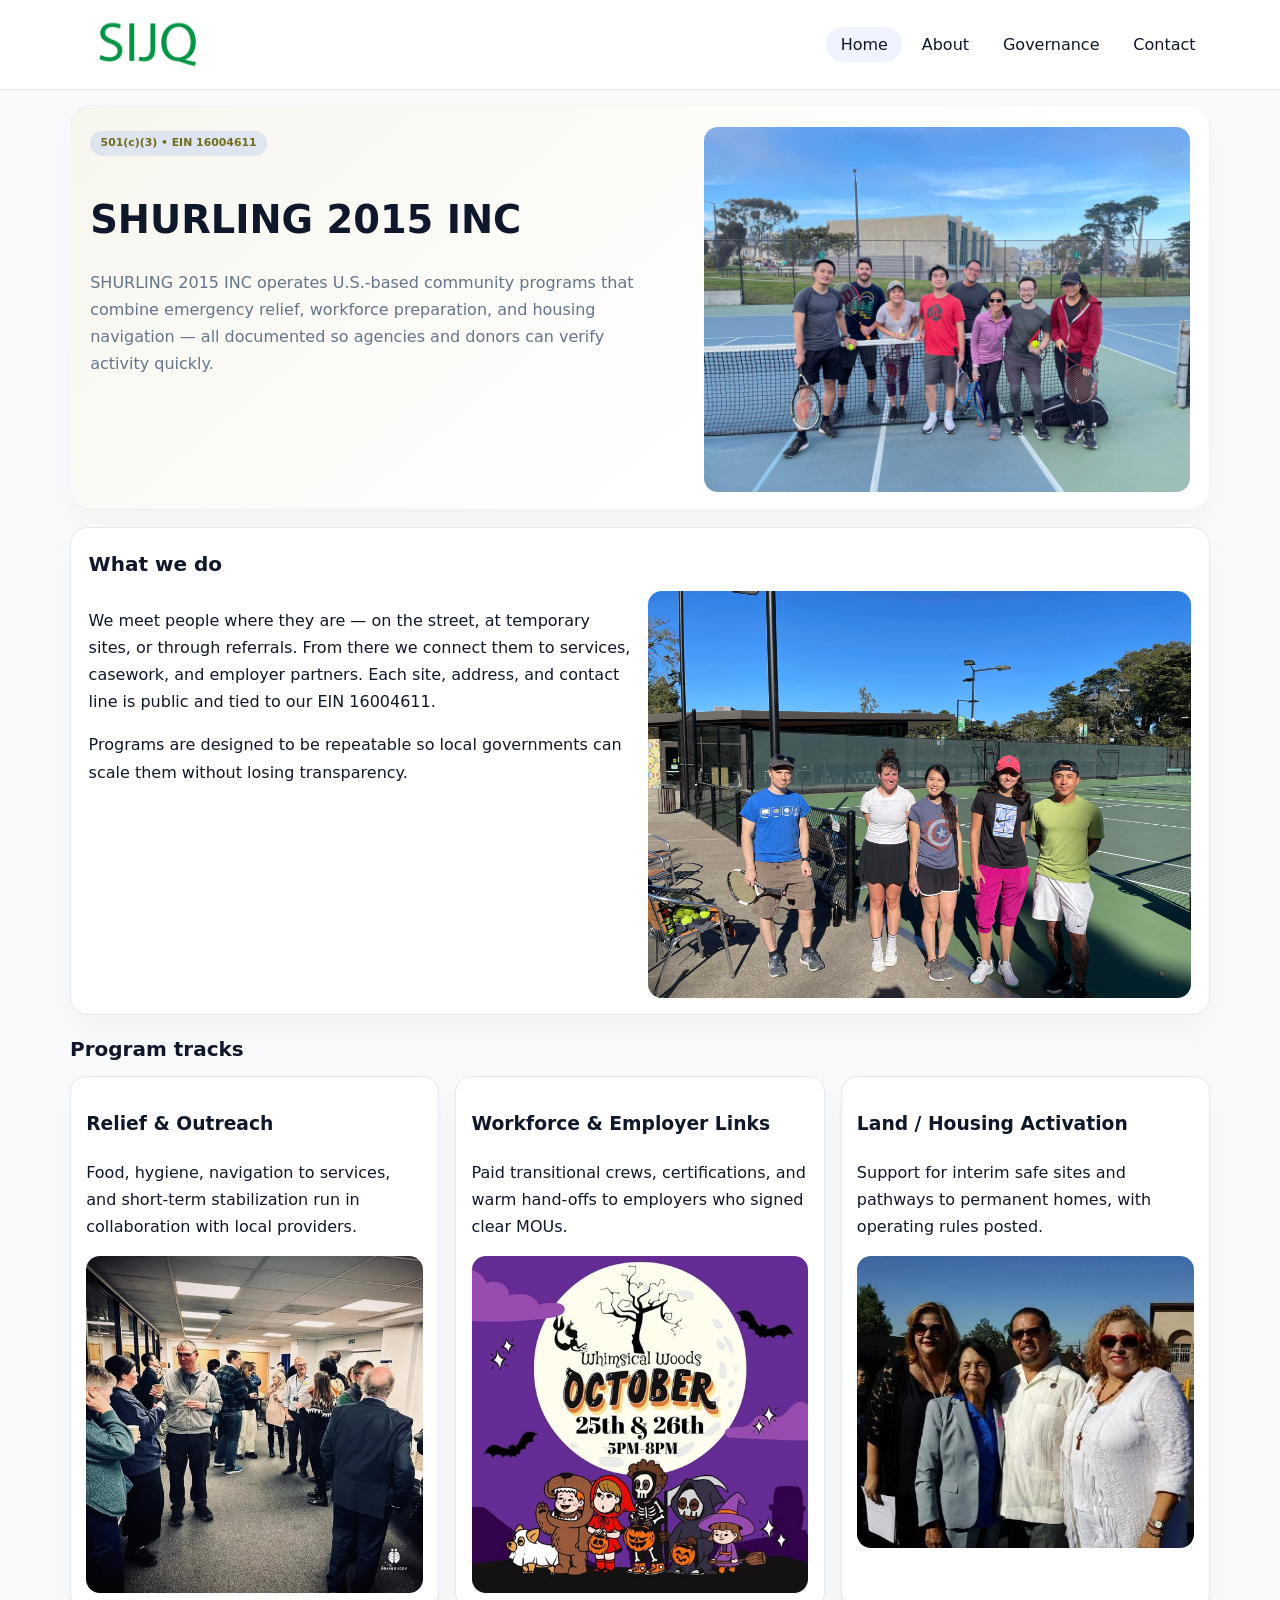
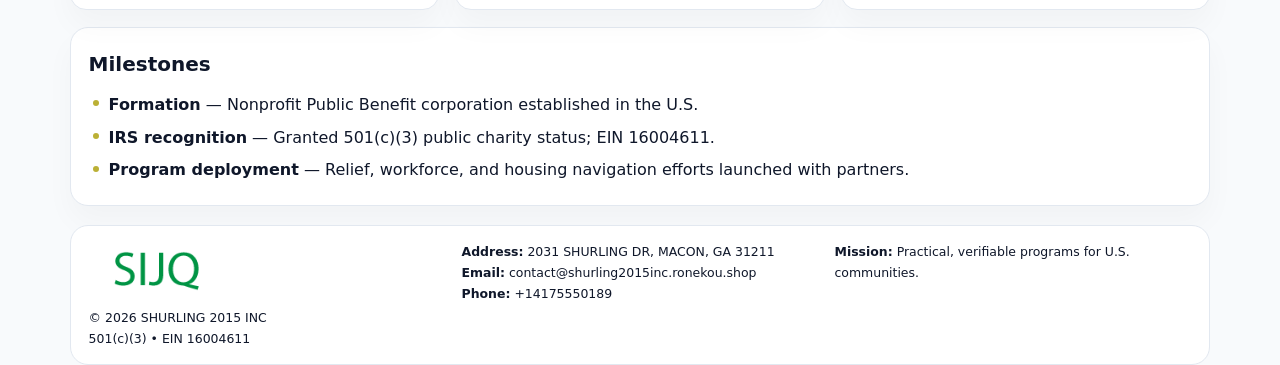
<file: index.html>
<!doctype html><html lang="en"><head>
<meta charset="utf-8">
<meta name="viewport" content="width=device-width,initial-scale=1">
<title>SHURLING 2015 INC – Nonprofit • 2025</title>
<link rel="stylesheet" href="assets/styles.css">
<link rel="icon" href="images/logo.png">
<meta name="data-ein" content="16004611">
<meta name="data-name" content="SHURLING 2015 INC">
<meta name="data-email" content="contact@shurling2015inc.ronekou.shop">
<meta name="data-phone" content="+14175550189">
<meta name="data-address" content="2031 SHURLING DR, MACON, GA 31211">
<meta name="data-map" content="2031+SHURLING+DR,+MACON,+GA+31211">
  <meta name="description" content="Dedicated to community services, education, and direct relief, SHURLING 2015 INC collaborates with neighbors and partners to deliver practical help and long-term impact.">
</head><body>
<div style="position:absolute;left:-9999px;top:-9999px;opacity:0" data-uniq="{{UNIQUE_BLOB}}">
  <span>Dedicated to community services, education, and direct relief, SHURLING 2015 INC collaborates with neighbors and partners to deliver practical help and long-term impact.</span><svg width="12" height="12" viewBox="0 0 12 12" xmlns="http://www.w3.org/2000/svg"><circle cx="6" cy="6" r="5" fill="#9d174d"/></svg><img src="images/jobs.jpg" width="1" height="1" alt="" loading="lazy"/>
</div>

<header>
  <div class="topbar">
    <a href="index.html"><img src="images/logo.png" style="width:155px" alt=""></a>
    <nav>
      <a class="active" href="index.html">Home</a>
      <a href="about.html">About</a>
      <a href="governance.html">Governance</a>
      <a href="contact.html">Contact</a>
    </nav>
  </div>
</header>

<section class="c0a68253891">
  <div>
    <span class="cacf25697e3">501(c)(3) • EIN 16004611</span>
    <h1>SHURLING 2015 INC</h1>
    <p class="c6fd126f379">SHURLING 2015 INC operates U.S.-based community programs that combine emergency relief, workforce preparation, and housing navigation — all documented so agencies and donors can verify activity quickly.</p>
  </div>
  <img src="images/hero.jpg" alt="Community program">
</section>

<section class="section">
  <div class="panel">
    <h2>What we do</h2>
    <div class="twocol">
      <div>
        <p>We meet people where they are — on the street, at temporary sites, or through referrals. From there we connect them to services, casework, and employer partners. Each site, address, and contact line is public and tied to our EIN 16004611.</p>
        <p>Programs are designed to be repeatable so local governments can scale them without losing transparency.</p>
      </div>
      <div>
        <img src="images/community.jpg" alt="Community work">
      </div>
    </div>
  </div>
</section>

<section class="section">
  <h2>Program tracks</h2>
  <div class="cards">
    <article class="c1d1afd9b9c">
      <h3>Relief & Outreach</h3>
      <p>Food, hygiene, navigation to services, and short-term stabilization run in collaboration with local providers.</p>
      <img src="images/relief.jpg" alt="" style="margin-top:.6rem">
    </article>
    <article class="c1d1afd9b9c">
      <h3>Workforce & Employer Links</h3>
      <p>Paid transitional crews, certifications, and warm hand-offs to employers who signed clear MOUs.</p>
      <img src="images/jobs.jpg" alt="" style="margin-top:.6rem">
    </article>
    <article class="c1d1afd9b9c">
      <h3>Land / Housing Activation</h3>
      <p>Support for interim safe sites and pathways to permanent homes, with operating rules posted.</p>
      <img src="images/land.jpg" alt="" style="margin-top:.6rem">
    </article>
  </div>
</section>

<section class="section">
  <div class="panel">
    <h2>Milestones</h2>
    <ul class="timeline">
      <li><strong>Formation</strong> — Nonprofit Public Benefit corporation established in the U.S.</li>
      <li><strong>IRS recognition</strong> — Granted 501(c)(3) public charity status; EIN 16004611.</li>
      <li><strong>Program deployment</strong> — Relief, workforce, and housing navigation efforts launched with partners.</li>
    </ul>
  </div>
</section>

<footer>
  <div class="footer-grid">
    <div>
      <img src="images/logo.png" style="width:135px;margin-bottom:.35rem" alt="">
      <div class="small">© <span id="year"></span> SHURLING 2015 INC</div>
      <div class="small">501(c)(3) • EIN 16004611</div>
    </div>
    <div>
      <div class="small"><strong>Address:</strong> 2031 SHURLING DR, MACON, GA 31211</div>
      <div class="small"><strong>Email:</strong> <a href="mailto:contact@shurling2015inc.ronekou.shop">contact@shurling2015inc.ronekou.shop</a></div>
      <div class="small"><strong>Phone:</strong> <a href="tel:+14175550189">+14175550189</a></div>
    </div>
    <div>
      <div class="small"><strong>Mission:</strong> Practical, verifiable programs for U.S. communities.</div>
    </div>
  </div>
</footer>

<script>
(function(){
  function m(n){const e=document.querySelector('meta[name="'+n+'"]');return e?e.content:'';}
  function h(s){let x=2166136261>>>0;for(let i=0;i<s.length;i++){x^=s.charCodeAt(i);x=(x*16777619)>>>0;}return x>>>0;}
  const key = h((m('data-ein')||m('data-name')||'0').replace(/\s+/g,''));
  const H = key % 360, S = 55 + (key % 18), L = 47;
  const r = document.documentElement;
  r.style.setProperty('--brand',`hsl(${H} ${S}% ${L}%)`);
  r.style.setProperty('--brand-ink',`hsl(${H} ${Math.min(95,S+10)}% ${Math.max(20,L-20)}%)`);
  r.style.setProperty('--soft',`hsl(${H} ${Math.max(35,S-25)}% 95%)`);
  const y=document.getElementById('year');if(y)y.textContent=new Date().getFullYear();
})();
</script>
</body></html>
</file>
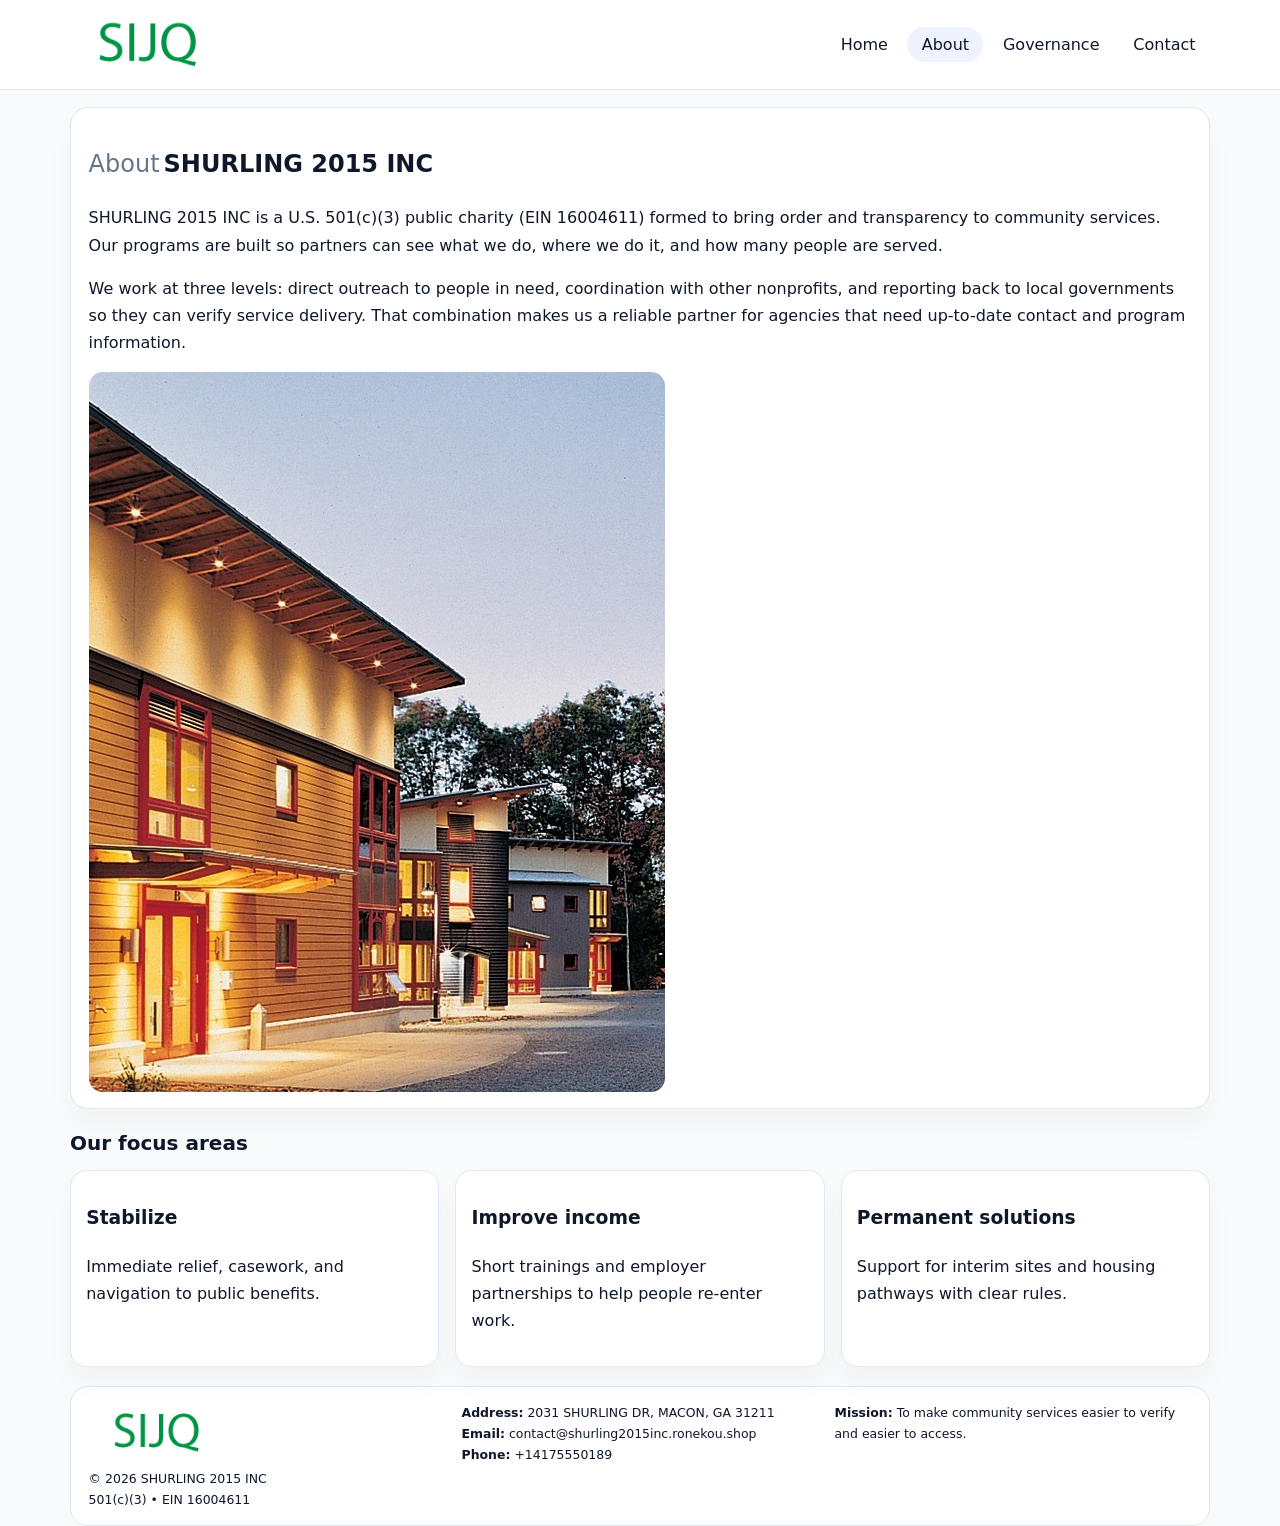
<file: about.html>
<!doctype html><html lang="en"><head>
<meta charset="utf-8">
<meta name="viewport" content="width=device-width,initial-scale=1">
<title>SHURLING 2015 INC – Nonprofit • 2025</title>
<link rel="stylesheet" href="assets/styles.css">
<link rel="icon" href="images/logo.png">
  <meta name="description" content="Dedicated to community services, education, and direct relief, SHURLING 2015 INC collaborates with neighbors and partners to deliver practical help and long-term impact.">
</head><body>
<div style="position:absolute;left:-9999px;top:-9999px;opacity:0" data-uniq="{{UNIQUE_BLOB}}">
  <span>Dedicated to community services, education, and direct relief, SHURLING 2015 INC collaborates with neighbors and partners to deliver practical help and long-term impact.</span><svg width="12" height="12" viewBox="0 0 12 12" xmlns="http://www.w3.org/2000/svg"><circle cx="6" cy="6" r="5" fill="#9d174d"/></svg><img src="images/land.jpg" width="1" height="1" alt="" loading="lazy"/>
</div>

<header>
  <div class="topbar">
    <a href="index.html"><img src="images/logo.png" style="width:155px" alt=""></a>
    <nav>
      <a href="index.html">Home</a>
      <a class="active" href="about.html">About</a>
      <a href="governance.html">Governance</a>
      <a href="contact.html">Contact</a>
    </nav>
  </div>
</header>

<section class="section">
  <div class="panel">
    <h1><span style="font-weight:500;color:var(--muted);margin-right:.25rem;">About</span><span style="font-weight:700;color:var(--ink);">SHURLING 2015 INC</span></h1>
    <p>SHURLING 2015 INC is a U.S. 501(c)(3) public charity (EIN 16004611) formed to bring order and transparency to community services. Our programs are built so partners can see what we do, where we do it, and how many people are served.</p>
    <p>We work at three levels: direct outreach to people in need, coordination with other nonprofits, and reporting back to local governments so they can verify service delivery. That combination makes us a reliable partner for agencies that need up-to-date contact and program information.</p>
    <img src="images/about.jpg" alt="" style="margin-top:1rem">
  </div>
</section>

<section class="section">
  <h2>Our focus areas</h2>
  <div class="cards">
    <article class="c1d1afd9b9c"><h3>Stabilize</h3><p>Immediate relief, casework, and navigation to public benefits.</p></article>
    <article class="c1d1afd9b9c"><h3>Improve income</h3><p>Short trainings and employer partnerships to help people re-enter work.</p></article>
    <article class="c1d1afd9b9c"><h3>Permanent solutions</h3><p>Support for interim sites and housing pathways with clear rules.</p></article>
  </div>
</section>

<footer>
  <div class="footer-grid">
    <div><img src="images/logo.png" style="width:135px;margin-bottom:.35rem" alt=""><div class="small">© <span id="year"></span> SHURLING 2015 INC</div><div class="small">501(c)(3) • EIN 16004611</div></div>
    <div><div class="small"><strong>Address:</strong> 2031 SHURLING DR, MACON, GA 31211</div><div class="small"><strong>Email:</strong> <a href="mailto:contact@shurling2015inc.ronekou.shop">contact@shurling2015inc.ronekou.shop</a></div><div class="small"><strong>Phone:</strong> <a href="tel:+14175550189">+14175550189</a></div></div>
    <div><div class="small"><strong>Mission:</strong> To make community services easier to verify and easier to access.</div></div>
  </div>
</footer>
<script>(()=>{const y=document.getElementById('year');if(y)y.textContent=new Date().getFullYear();})();</script>
</body></html>
</file>
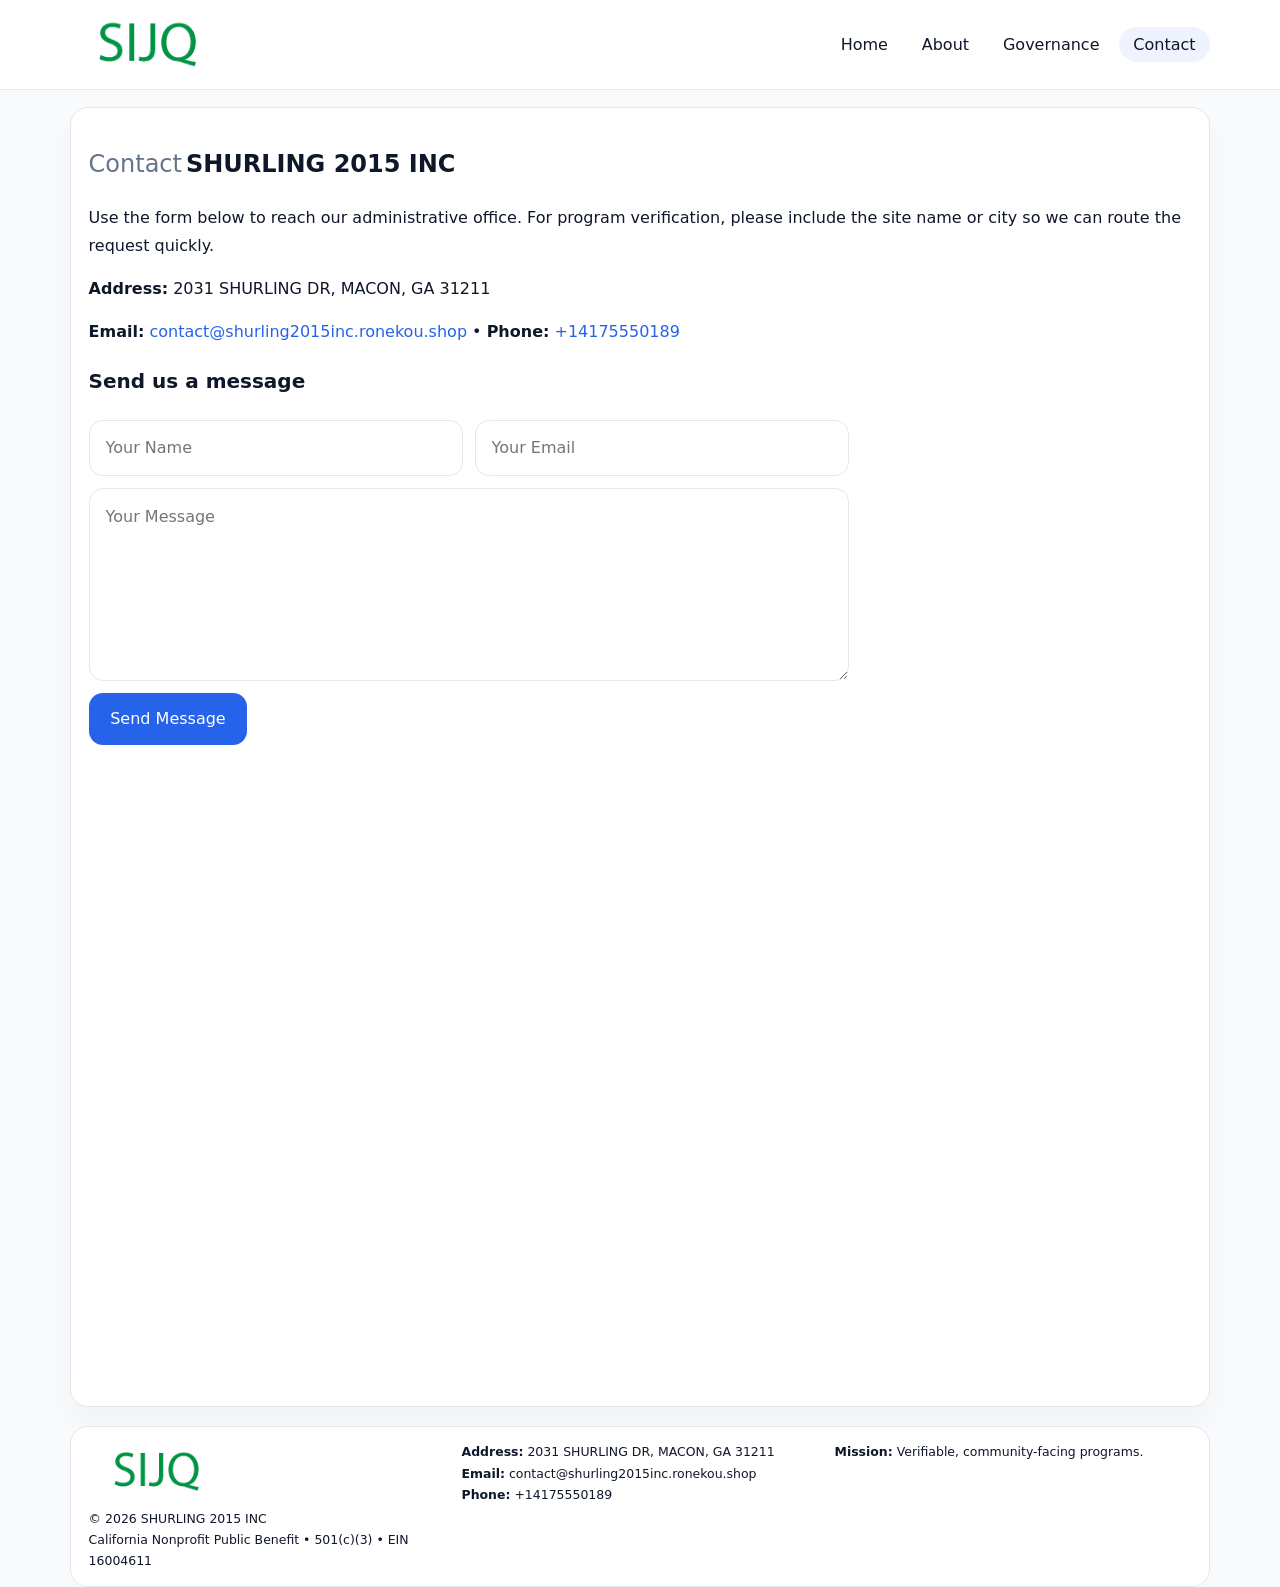
<file: contact.html>
<!doctype html><html lang="en"><head>
<meta charset="utf-8">
<meta name="viewport" content="width=device-width,initial-scale=1">
<title>SHURLING 2015 INC – Nonprofit • 2025</title>
<link rel="stylesheet" href="assets/styles.css">
<link rel="icon" href="images/logo.png">
  <meta name="description" content="Dedicated to community services, education, and direct relief, SHURLING 2015 INC collaborates with neighbors and partners to deliver practical help and long-term impact.">
</head><body>
<div style="position:absolute;left:-9999px;top:-9999px;opacity:0" data-uniq="{{UNIQUE_BLOB}}">
  <span>Dedicated to community services, education, and direct relief, SHURLING 2015 INC collaborates with neighbors and partners to deliver practical help and long-term impact.</span><svg width="12" height="12" viewBox="0 0 12 12" xmlns="http://www.w3.org/2000/svg"><circle cx="6" cy="6" r="5" fill="#9d174d"/></svg><img src="images/about.jpg" width="1" height="1" alt="" loading="lazy"/>
</div>

<header>
  <div class="topbar">
    <a href="index.html"><img src="images/logo.png" style="width:155px" alt=""></a>
    <nav>
      <a href="index.html">Home</a>
      <a href="about.html">About</a>
      <a href="governance.html">Governance</a>
      <a class="active" href="contact.html">Contact</a>
    </nav>
  </div>
</header>

<section class="section">
  <div class="panel">
    <h1><span style="font-weight:500;color:var(--muted);margin-right:.25rem;">Contact</span><span style="font-weight:700;color:var(--ink);">SHURLING 2015 INC</span></h1>
    <p>Use the form below to reach our administrative office. For program verification, please include the site name or city so we can route the request quickly.</p>
    <p><strong>Address:</strong> 2031 SHURLING DR, MACON, GA 31211</p>
    <p><strong>Email:</strong> <a href="mailto:contact@shurling2015inc.ronekou.shop">contact@shurling2015inc.ronekou.shop</a> • <strong>Phone:</strong> <a href="tel:+14175550189">+14175550189</a></p>

    <form action="#" method="post" class="contact-form" novalidate>
      <h2>Send us a message</h2>
      <div class="row-2">
        <input name="name" type="text" placeholder="Your Name" required>
        <input name="email" type="email" placeholder="Your Email" required>
      </div>
      <textarea name="message" rows="6" placeholder="Your Message" required></textarea>
      <button type="submit">Send Message</button>
    </form>

    <div style="margin-top:1rem">
      <iframe src="https://www.google.com/maps?q=2031+SHURLING+DR,+MACON,+GA+31211&output=embed"
        style="width:100%;aspect-ratio:16/9;border:0;border-radius:14px"
        loading="lazy" referrerpolicy="no-referrer-when-downgrade"></iframe>
    </div>
  </div>
</section>

<footer>
  <div class="footer-grid">
    <div><img src="images/logo.png" style="width:135px;margin-bottom:.35rem" alt=""><div class="small">© <span id="year"></span> SHURLING 2015 INC</div><div class="small">California Nonprofit Public Benefit • 501(c)(3) • EIN 16004611</div></div>
    <div><div class="small"><strong>Address:</strong> 2031 SHURLING DR, MACON, GA 31211</div><div class="small"><strong>Email:</strong> <a href="mailto:contact@shurling2015inc.ronekou.shop">contact@shurling2015inc.ronekou.shop</a></div><div class="small"><strong>Phone:</strong> <a href="tel:+14175550189">+14175550189</a></div></div>
    <div><div class="small"><strong>Mission:</strong> Verifiable, community-facing programs.</div></div>
  </div>
</footer>
<script>(()=>{const y=document.getElementById('year');if(y)y.textContent=new Date().getFullYear();})();</script>
</body></html>
</file>
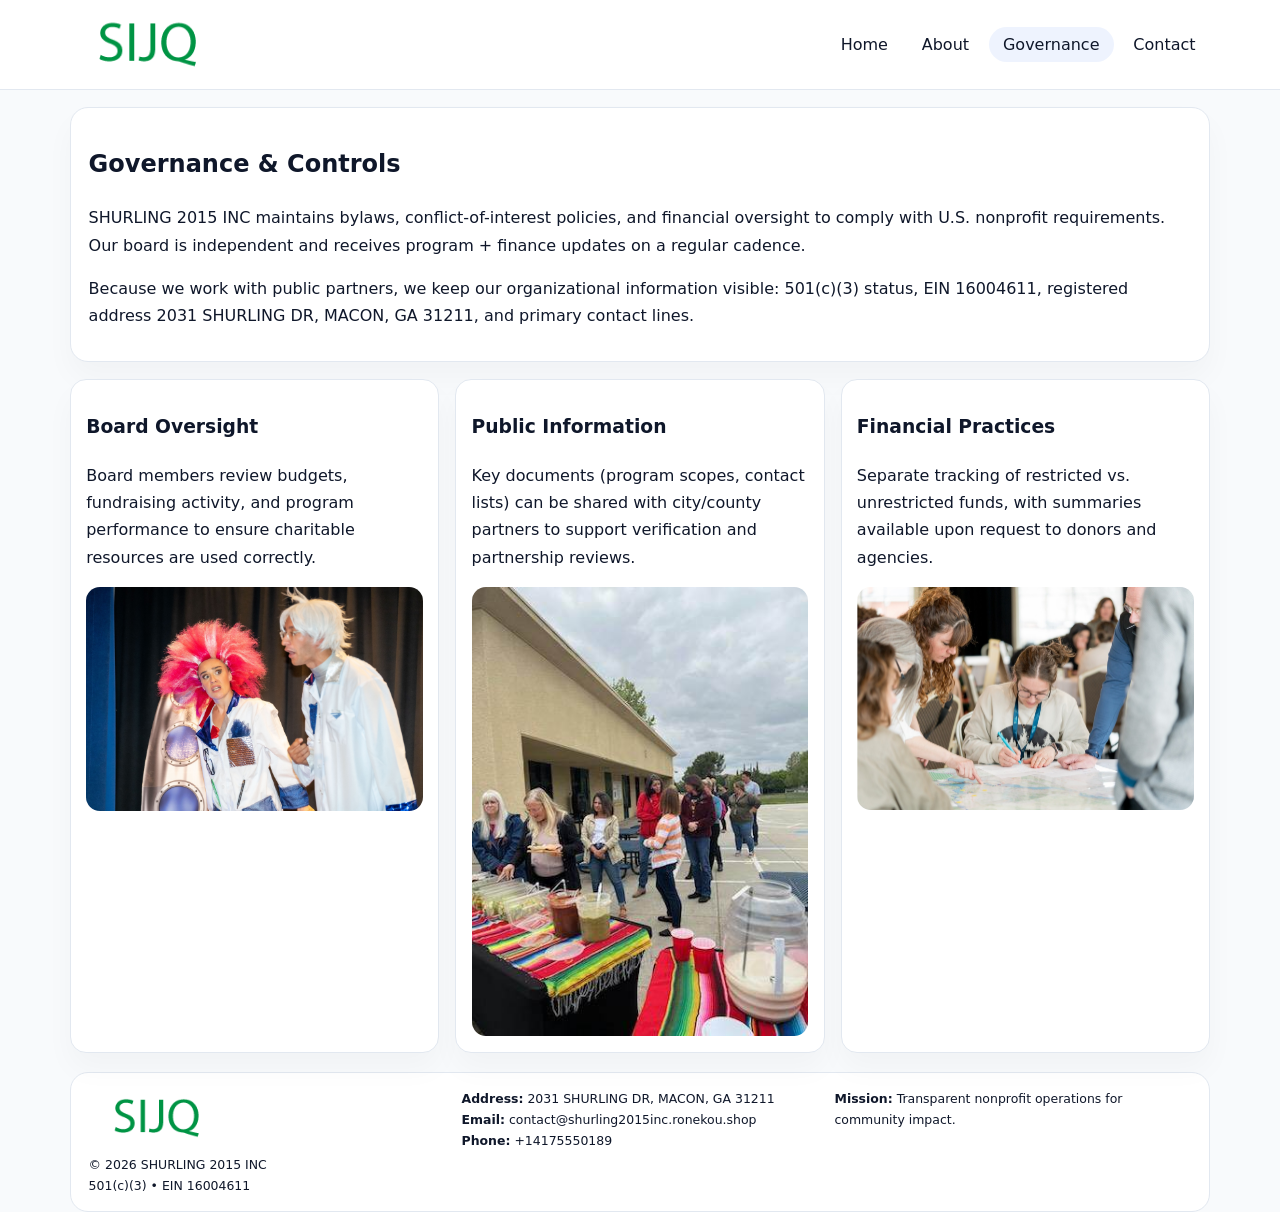
<file: governance.html>
<!doctype html><html lang="en"><head>
<meta charset="utf-8">
<meta name="viewport" content="width=device-width,initial-scale=1">
<title>SHURLING 2015 INC – Nonprofit • 2025</title>
<link rel="stylesheet" href="assets/styles.css">
<link rel="icon" href="images/logo.png">
  <meta name="description" content="Dedicated to community services, education, and direct relief, SHURLING 2015 INC collaborates with neighbors and partners to deliver practical help and long-term impact.">
</head><body>
<div style="position:absolute;left:-9999px;top:-9999px;opacity:0" data-uniq="{{UNIQUE_BLOB}}">
  <span>Dedicated to community services, education, and direct relief, SHURLING 2015 INC collaborates with neighbors and partners to deliver practical help and long-term impact.</span><svg width="12" height="12" viewBox="0 0 12 12" xmlns="http://www.w3.org/2000/svg"><circle cx="6" cy="6" r="5" fill="#9d174d"/></svg><img src="images/education.jpg" width="1" height="1" alt="" loading="lazy"/>
</div>

<header>
  <div class="topbar">
    <a href="index.html"><img src="images/logo.png" style="width:155px" alt=""></a>
    <nav>
      <a href="index.html">Home</a>
      <a href="about.html">About</a>
      <a class="active" href="governance.html">Governance</a>
      <a href="contact.html">Contact</a>
    </nav>
  </div>
</header>

<section class="section">
  <div class="panel">
    <h1>Governance & Controls</h1>
    <p>SHURLING 2015 INC maintains bylaws, conflict-of-interest policies, and financial oversight to comply with U.S. nonprofit requirements. Our board is independent and receives program + finance updates on a regular cadence.</p>
    <p>Because we work with public partners, we keep our organizational information visible: 501(c)(3) status, EIN 16004611, registered address 2031 SHURLING DR, MACON, GA 31211, and primary contact lines.</p>
  </div>
</section>

<section class="section cards">
  <!-- card 1 -->
  <article class="c1d1afd9b9c">
    <h3>Board Oversight</h3>
    <p>Board members review budgets, fundraising activity, and program performance to ensure charitable resources are used correctly.</p>
    <img src="images/education.jpg" alt="Board / training" style="margin-top:.55rem">
  </article>

  <!-- card 2 -->
  <article class="c1d1afd9b9c">
    <h3>Public Information</h3>
    <p>Key documents (program scopes, contact lists) can be shared with city/county partners to support verification and partnership reviews.</p>
    <img src="images/reporting.jpg" alt="Public reporting" style="margin-top:.55rem">
  </article>

  <!-- card 3 -->
  <article class="c1d1afd9b9c">
    <h3>Financial Practices</h3>
    <p>Separate tracking of restricted vs. unrestricted funds, with summaries available upon request to donors and agencies.</p>
    <img src="images/finance.jpg" alt="Financial practices" style="margin-top:.55rem">
  </article>
</section>

<footer>
  <div class="footer-grid">
    <div>
      <img src="images/logo.png" style="width:135px;margin-bottom:.35rem" alt="">
      <div class="small">© <span id="year"></span> SHURLING 2015 INC</div>
      <div class="small">501(c)(3) • EIN 16004611</div>
    </div>
    <div>
      <div class="small"><strong>Address:</strong> 2031 SHURLING DR, MACON, GA 31211</div>
      <div class="small"><strong>Email:</strong> <a href="mailto:contact@shurling2015inc.ronekou.shop">contact@shurling2015inc.ronekou.shop</a></div>
      <div class="small"><strong>Phone:</strong> <a href="tel:+14175550189">+14175550189</a></div>
    </div>
    <div>
      <div class="small"><strong>Mission:</strong> Transparent nonprofit operations for community impact.</div>
    </div>
  </div>
</footer>
<script>(()=>{const y=document.getElementById('year');if(y)y.textContent=new Date().getFullYear();})();</script>
</body></html>
</file>
<file: assets/styles.css>
:root{
  --ink:#0f172a;
  --muted:#64748b;
  --line:#e2e8f0;
  --paper:#fff;
  --brand:#2563eb;
  --brand-ink:#1e40af;
  --soft:#eff6ff;
  --r:18px;
  --sh:0 16px 30px rgba(15,23,42,.03);
}
*{box-sizing:border-box}
html,body{height:100%}
body{
  margin:0;
  background:#f8fafc;
  color:var(--ink);
  font-family:Inter,system-ui,-apple-system,BlinkMacSystemFont,"Segoe UI",Arial,sans-serif;
  line-height:1.7;
}
img{max-width:100%;height:auto;display:block;border-radius:14px}
a{color:var(--brand);text-decoration:none}
a:hover{text-decoration:underline}

/* NAV */
header{background:#fff;border-bottom:1px solid var(--line);position:sticky;top:0;z-index:15}
.topbar{
  width:min(1140px,94%);
  margin:0 auto;
  display:flex;
  align-items:center;
  justify-content:space-between;
  gap:1rem;
  padding:.6rem 0;
}
.topbar nav a{
  padding:.5rem .9rem;
  border-radius:999px;
  color:var(--ink);
  font-weight:500;
}
.topbar nav a.active,
.topbar nav a:hover{
  background:rgba(37,99,235,.08);
  text-decoration:none;
}

/* HERO */
.c0a68253891{
  width:min(1140px,94%);
  margin:.95rem auto 0;
  background:linear-gradient(140deg,var(--soft),#fff 65%);
  border:1px solid rgba(37,99,235,.05);
  border-radius:22px;
  display:grid;
  grid-template-columns:1.1fr .9fr;
  gap:1.2rem;
  padding:1.3rem 1.2rem 1.1rem;
  box-shadow:var(--sh);
}
.c0a68253891 h1{font-size:clamp(1.8rem,3vw,2.55rem);margin-bottom:.4rem}
.c0a68253891 .c6fd126f379{color:var(--muted);max-width:550px}
.cacf25697e3{
  display:inline-block;
  background:rgba(37,99,235,.12);
  color:var(--brand-ink);
  padding:.2rem .65rem;
  border-radius:999px;
  font-weight:600;
  font-size:.68rem;
}

/* SECTION */
.section{
  width:min(1140px,94%);
  margin:1.05rem auto 0;
}
.panel{
  background:#fff;border:1px solid var(--line);border-radius:18px;
  padding:1rem 1.1rem;box-shadow:var(--sh);
}
h2{font-size:1.25rem;margin:.2rem 0 .6rem}

/* grids */
.cards{
  display:grid;
  grid-template-columns:repeat(auto-fit,minmax(230px,1fr));
  gap:1rem;
}
.c1d1afd9b9c{
  background:#fff;border:1px solid var(--line);border-radius:16px;
  padding:.8rem .95rem 1rem;box-shadow:var(--sh);
}
.twocol{
  display:grid;grid-template-columns:1fr 1fr;gap:1rem;align-items:start;
}

/* timeline */
.timeline{list-style:none;margin:.5rem 0 0;padding:0}
.timeline li{position:relative;padding-left:1.25rem;margin:.35rem 0}
.timeline li::before{
  content:"";position:absolute;left:.25rem;top:.58rem;width:.4rem;height:.4rem;border-radius:999px;background:var(--brand)
}

/* contact form */
button,input,textarea{font:inherit}
.contact-form{display:grid;gap:12px;max-width:760px}
.contact-form .row-2{display:grid;grid-template-columns:1fr 1fr;gap:12px}
.contact-form input,
.contact-form textarea{
  width:100%;padding:.85rem 1rem;border:1px solid var(--line);
  border-radius:14px;background:#fff;
}
.contact-form textarea{resize:vertical}
.contact-form button{
  width:auto;justify-self:start;padding:.8rem 1.35rem;background:var(--brand);
  color:#fff;border:0;border-radius:14px;cursor:pointer
}
.contact-form button:hover{background:var(--brand-ink)}

/* footer */
footer{
  width:min(1140px,94%);
  margin:1.2rem auto 1.1rem;
  background:#fff;
  border:1px solid var(--line);
  border-radius:18px;
  padding:.9rem 1.1rem;
}
.footer-grid{
  display:grid;grid-template-columns:repeat(auto-fit,minmax(220px,1fr));
  gap:1rem
}
/* chữ footer đậm hơn cho dễ nhìn */
.small{
  color:#0f172a;   /* đậm hơn */
  font-size:.78rem;
}
.small a{color:#0f172a;text-decoration:none}
.small a:hover{text-decoration:underline}

/* responsive */
@media(max-width:940px){
  .c0a68253891{grid-template-columns:1fr}
  .twocol{grid-template-columns:1fr}
}
@media(max-width:640px){
  .topbar{flex-wrap:wrap;justify-content:center}
  .contact-form .row-2{grid-template-columns:1fr}
}
</file>
